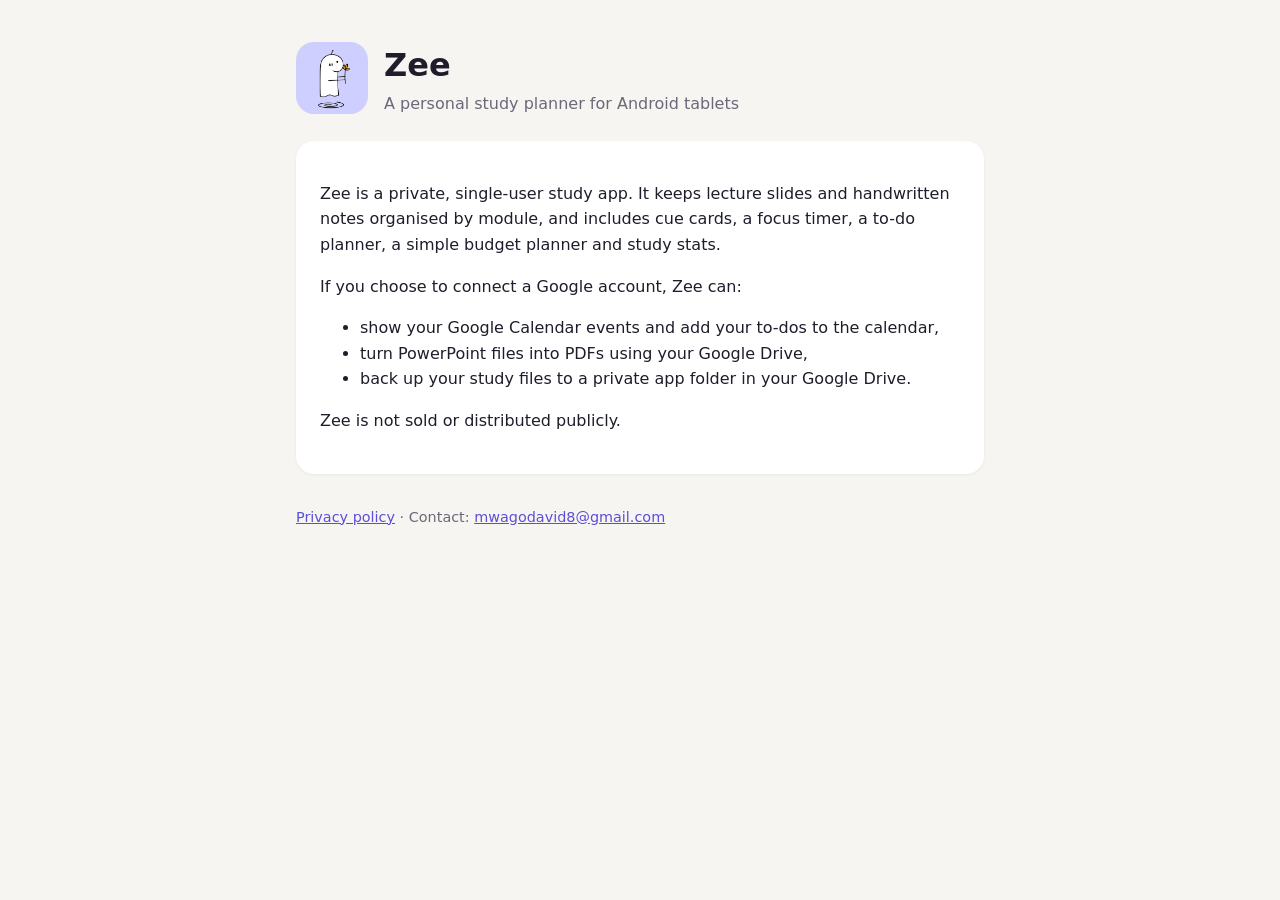
<file: index.html>
<!doctype html>
<html lang="en">
<head>
<meta charset="utf-8">
<meta name="viewport" content="width=device-width, initial-scale=1">
<title>Zee</title>
<link rel="icon" href="logo.png">
<link rel="stylesheet" href="style.css">
</head>
<body>
<main>
  <header>
    <img src="logo.png" alt="Zee logo: a small ghost holding a flower">
    <div>
      <h1>Zee</h1>
      <div class="muted">A personal study planner for Android tablets</div>
    </div>
  </header>
  <div class="card">
    <p>Zee is a private, single-user study app. It keeps lecture slides and handwritten notes organised by module, and includes cue cards, a focus timer, a to-do planner, a simple budget planner and study stats.</p>
    <p>If you choose to connect a Google account, Zee can:</p>
    <ul>
      <li>show your Google Calendar events and add your to-dos to the calendar,</li>
      <li>turn PowerPoint files into PDFs using your Google Drive,</li>
      <li>back up your study files to a private app folder in your Google Drive.</li>
    </ul>
    <p>Zee is not sold or distributed publicly.</p>
  </div>
  <footer class="muted">
    <a href="privacy.html">Privacy policy</a> · Contact: <a href="mailto:mwagodavid8@gmail.com">mwagodavid8@gmail.com</a>
  </footer>
</main>
</body>
</html>
</file>
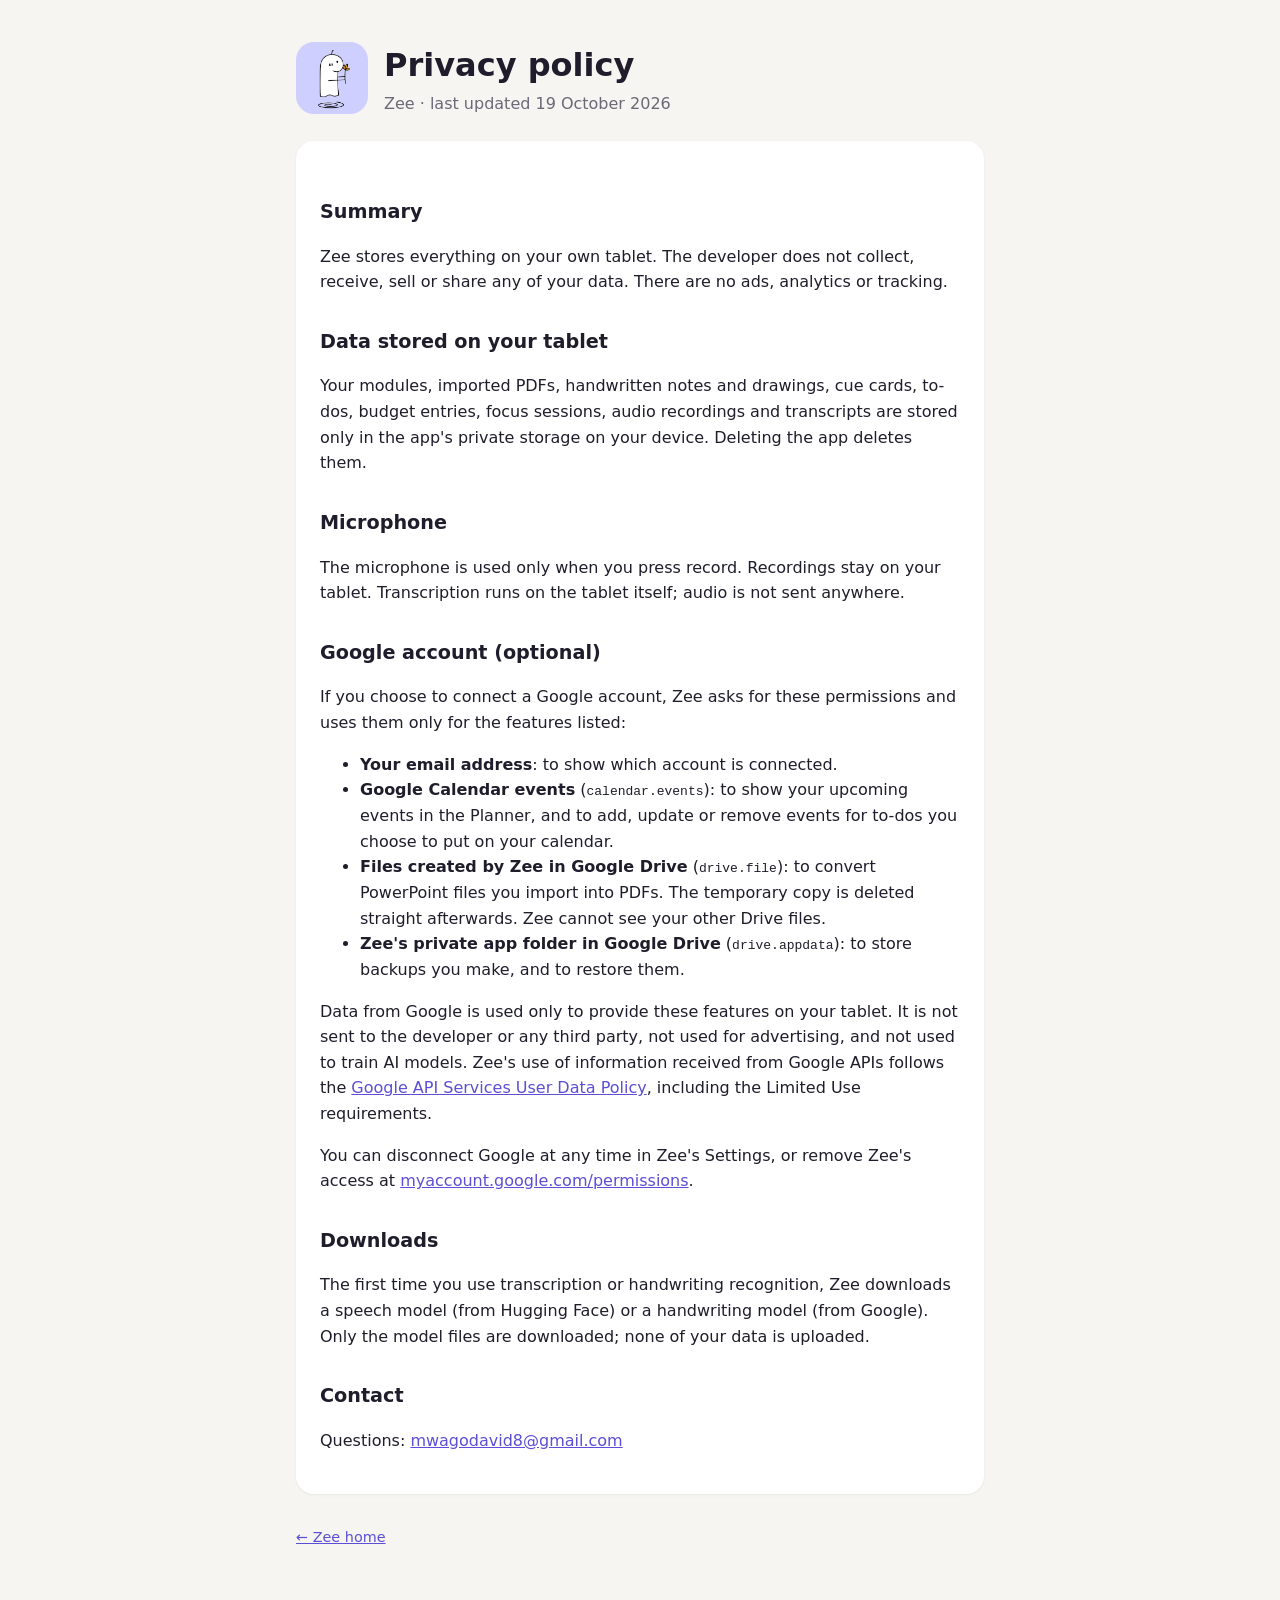
<file: privacy.html>
<!doctype html>
<html lang="en">
<head>
<meta charset="utf-8">
<meta name="viewport" content="width=device-width, initial-scale=1">
<title>Zee: privacy policy</title>
<link rel="icon" href="logo.png">
<link rel="stylesheet" href="style.css">
</head>
<body>
<main>
  <header>
    <img src="logo.png" alt="Zee logo">
    <div>
      <h1>Privacy policy</h1>
      <div class="muted">Zee · last updated 19 October 2026</div>
    </div>
  </header>
  <div class="card">
    <h2>Summary</h2>
    <p>Zee stores everything on your own tablet. The developer does not collect, receive, sell or share any of your data. There are no ads, analytics or tracking.</p>

    <h2>Data stored on your tablet</h2>
    <p>Your modules, imported PDFs, handwritten notes and drawings, cue cards, to-dos, budget entries, focus sessions, audio recordings and transcripts are stored only in the app's private storage on your device. Deleting the app deletes them.</p>

    <h2>Microphone</h2>
    <p>The microphone is used only when you press record. Recordings stay on your tablet. Transcription runs on the tablet itself; audio is not sent anywhere.</p>

    <h2>Google account (optional)</h2>
    <p>If you choose to connect a Google account, Zee asks for these permissions and uses them only for the features listed:</p>
    <ul>
      <li><strong>Your email address</strong>: to show which account is connected.</li>
      <li><strong>Google Calendar events</strong> (<code>calendar.events</code>): to show your upcoming events in the Planner, and to add, update or remove events for to-dos you choose to put on your calendar.</li>
      <li><strong>Files created by Zee in Google Drive</strong> (<code>drive.file</code>): to convert PowerPoint files you import into PDFs. The temporary copy is deleted straight afterwards. Zee cannot see your other Drive files.</li>
      <li><strong>Zee's private app folder in Google Drive</strong> (<code>drive.appdata</code>): to store backups you make, and to restore them.</li>
    </ul>
    <p>Data from Google is used only to provide these features on your tablet. It is not sent to the developer or any third party, not used for advertising, and not used to train AI models. Zee's use of information received from Google APIs follows the <a href="https://developers.google.com/terms/api-services-user-data-policy">Google API Services User Data Policy</a>, including the Limited Use requirements.</p>
    <p>You can disconnect Google at any time in Zee's Settings, or remove Zee's access at <a href="https://myaccount.google.com/permissions">myaccount.google.com/permissions</a>.</p>

    <h2>Downloads</h2>
    <p>The first time you use transcription or handwriting recognition, Zee downloads a speech model (from Hugging Face) or a handwriting model (from Google). Only the model files are downloaded; none of your data is uploaded.</p>

    <h2>Contact</h2>
    <p>Questions: <a href="mailto:mwagodavid8@gmail.com">mwagodavid8@gmail.com</a></p>
  </div>
  <footer class="muted"><a href="index.html">← Zee home</a></footer>
</main>
</body>
</html>
</file>
<file: style.css>
:root { --bg:#f7f5f2; --card:#fff; --ink:#1f1d2b; --muted:#6b6878; --accent:#cfcfff; }
* { box-sizing: border-box; }
body { margin:0; font-family: system-ui, -apple-system, "Segoe UI", Roboto, sans-serif; background:var(--bg); color:var(--ink); line-height:1.6; }
main { max-width: 720px; margin: 0 auto; padding: 40px 16px 64px; }
header { display:flex; align-items:center; gap:16px; margin-bottom:24px; }
header img { width:72px; height:72px; border-radius:18px; }
h1 { margin:0; font-size:2rem; }
h2 { margin-top:32px; font-size:1.2rem; }
.card { background:var(--card); border-radius:18px; padding:24px; box-shadow:0 1px 3px rgba(0,0,0,.06); }
.muted { color:var(--muted); }
a { color:#5b4fd6; }
footer { margin-top:32px; font-size:.9rem; }
</file>
